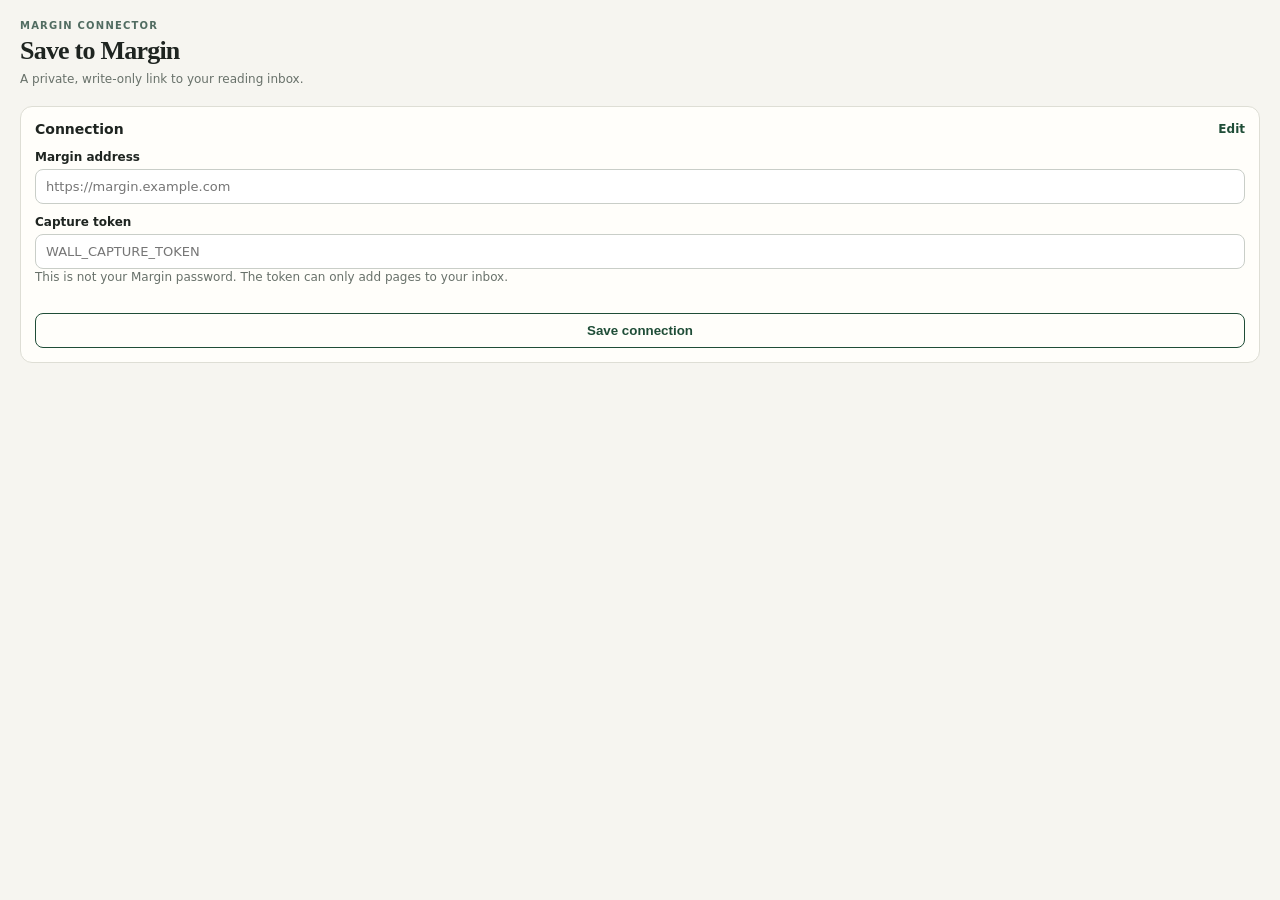
<file: integrations/chrome-extension/popup.html>
<!doctype html>
<html lang="en">
  <head>
    <meta charset="utf-8">
    <meta name="viewport" content="width=device-width, initial-scale=1">
    <title>Save to Margin</title>
    <link rel="stylesheet" href="popup.css">
  </head>
  <body>
    <main>
      <header>
        <p class="eyebrow">MARGIN CONNECTOR</p>
        <h1>Save to Margin</h1>
        <p class="intro">A private, write-only link to your reading inbox.</p>
      </header>

      <section id="setup" class="card" aria-labelledby="setup-title">
        <div class="section-heading">
          <h2 id="setup-title">Connection</h2>
          <button id="edit-connection" class="text-button" type="button">Edit</button>
        </div>
        <label for="endpoint">Margin address</label>
        <input id="endpoint" type="url" inputmode="url" placeholder="https://margin.example.com" autocomplete="url">
        <label for="token">Capture token</label>
        <input id="token" type="password" placeholder="WALL_CAPTURE_TOKEN" autocomplete="off">
        <p class="hint">This is not your Margin password. The token can only add pages to your inbox.</p>
        <button id="save-connection" class="button secondary" type="button">Save connection</button>
      </section>

      <section id="capture" class="card" aria-labelledby="capture-title" hidden>
        <div class="section-heading">
          <h2 id="capture-title">Current page</h2>
          <span class="connected">Connected</span>
        </div>
        <p id="page-title" class="page-title">Finding this page…</p>
        <p id="page-url" class="page-url"></p>
        <label for="note">Why save it? <span>optional</span></label>
        <textarea id="note" rows="3" maxlength="20000" placeholder="A question, context, or a reason to return"></textarea>
        <label for="tags">Tags <span>comma-separated</span></label>
        <input id="tags" type="text" maxlength="600" placeholder="research, to-read">
        <button id="capture-page" class="button" type="button">Save this page</button>
      </section>

      <p id="status" class="status" aria-live="polite"></p>
    </main>
    <script src="popup.js"></script>
  </body>
</html>
</file>
<file: integrations/chrome-extension/popup.css>
:root {
  color-scheme: light;
  font-family: Inter, ui-sans-serif, system-ui, -apple-system, BlinkMacSystemFont, "Segoe UI", sans-serif;
  color: #1e2420;
  background: #f6f5f0;
}

* { box-sizing: border-box; }

body { margin: 0; min-width: 340px; }

main { padding: 20px; }

header { margin-bottom: 18px; }

.eyebrow {
  color: #516c61;
  font-size: 10px;
  font-weight: 800;
  letter-spacing: 0.12em;
  margin: 0 0 5px;
}

h1, h2, p { margin-top: 0; }

h1 { font-family: Georgia, "Times New Roman", serif; font-size: 26px; letter-spacing: -0.03em; margin-bottom: 5px; }

h2 { font-size: 14px; margin-bottom: 0; }

.intro, .hint, .page-url, label span { color: #68716a; font-size: 12px; line-height: 1.45; }
.intro { margin-bottom: 0; }

.card { background: #fffefa; border: 1px solid #deded5; border-radius: 12px; padding: 14px; }
.section-heading { align-items: center; display: flex; justify-content: space-between; margin-bottom: 13px; }

label { display: block; font-size: 12px; font-weight: 700; margin: 11px 0 5px; }
input, textarea {
  background: #fff;
  border: 1px solid #c9cec8;
  border-radius: 8px;
  color: inherit;
  font: inherit;
  font-size: 13px;
  padding: 9px 10px;
  width: 100%;
}
textarea { resize: vertical; }
input:focus, textarea:focus { border-color: #426354; box-shadow: 0 0 0 3px #dce8df; outline: none; }

.button { background: #1f4d37; border: 1px solid #1f4d37; border-radius: 8px; color: white; cursor: pointer; font-weight: 750; margin-top: 14px; padding: 9px 12px; width: 100%; }
.button:hover { background: #173c2b; }
.button:disabled { cursor: wait; opacity: 0.65; }
.secondary { background: #fffefa; color: #1f4d37; }
.text-button { background: transparent; border: 0; color: #1f4d37; cursor: pointer; font: inherit; font-size: 12px; font-weight: 700; padding: 0; }

.page-title { font-family: Georgia, "Times New Roman", serif; font-size: 17px; line-height: 1.25; margin-bottom: 6px; }
.page-url { overflow: hidden; text-overflow: ellipsis; white-space: nowrap; }
.connected { background: #e4f0e5; border-radius: 99px; color: #265636; font-size: 11px; font-weight: 700; padding: 3px 7px; }
.status { font-size: 12px; line-height: 1.4; margin: 12px 2px 0; min-height: 17px; }
.status.success { color: #23613a; }
.status.error { color: #9c3328; }
</file>
